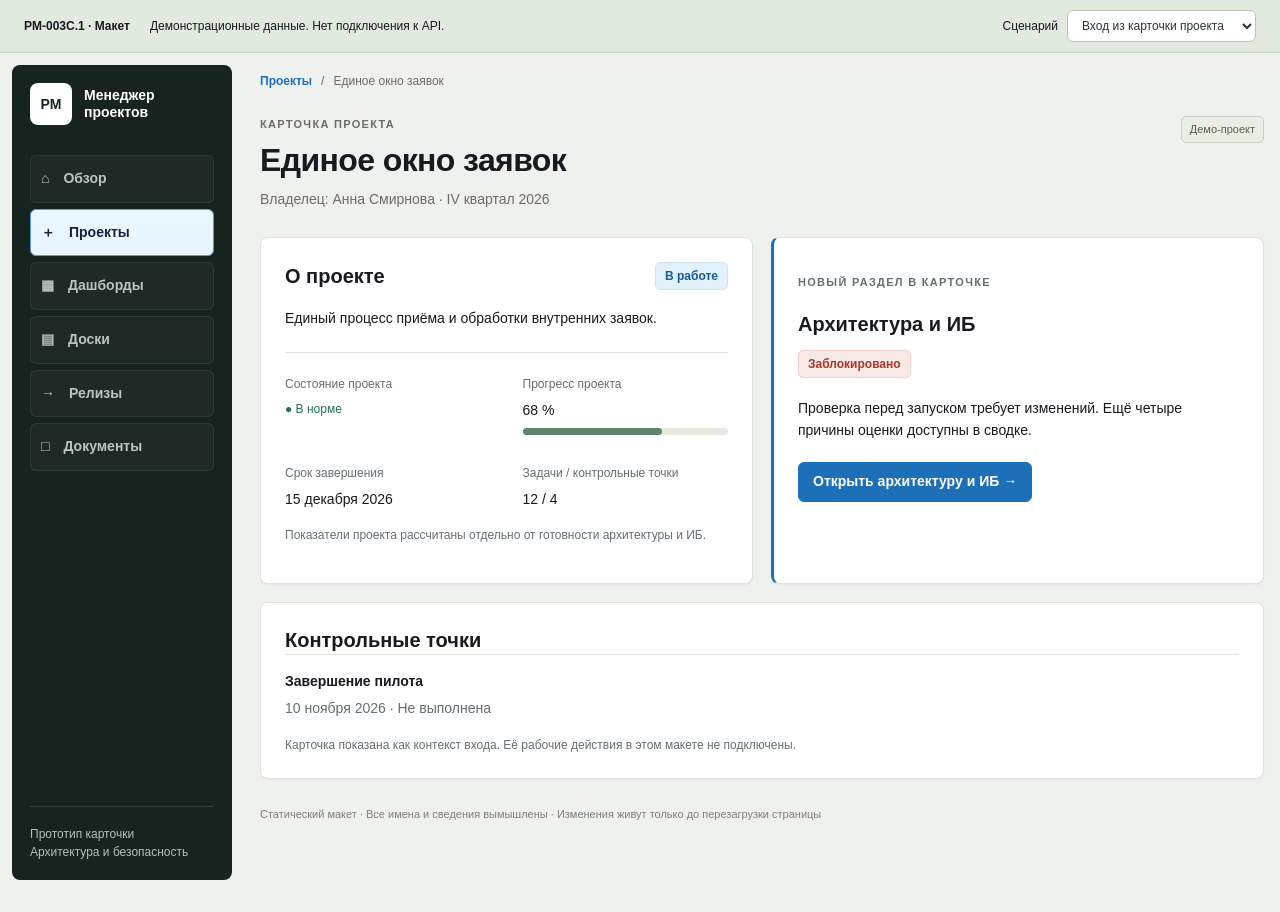
<file: docs/mockups/PM-003C.1/index.html>
<!doctype html>
<html lang="ru">
<head>
  <meta charset="utf-8">
  <meta name="viewport" content="width=device-width, initial-scale=1">
  <meta http-equiv="Content-Security-Policy" content="default-src 'self'; connect-src 'none'; img-src 'self' data:; style-src 'self'; script-src 'self'; base-uri 'none'; form-action 'none'">
  <title>Архитектура и ИБ · макет PM-003C.1</title>
  <link rel="stylesheet" href="mockup.css">
  <script src="mockup.js" defer></script>
</head>
<body>
  <a class="skip" href="#content">К содержимому</a>
  <div class="demo-bar"><strong>PM-003C.1 · Макет</strong><span>Демонстрационные данные. Нет подключения к API.</span><label>Сценарий
    <select id="scenario">
      <option value="entry">Вход из карточки проекта</option>
      <option value="full">Заполненный проект</option>
      <option value="ready">Проверки завершены</option>
      <option value="attention">Требует внимания</option>
      <option value="missing">Паспорт отсутствует</option>
      <option value="empty">Пустые списки</option>
      <option value="edit">Редактирование и ошибки</option>
      <option value="conflict">Конфликт 409</option>
      <option value="delete">Подтверждение удаления</option>
      <option value="blocked">Удаление запрещено</option>
      <option value="loading">Загрузка</option>
      <option value="error">Ошибка загрузки</option>
    </select></label>
  </div>
  <div class="shell">
    <aside class="sidebar" aria-label="Основная навигация">
      <div class="brand"><span class="brand-mark">PM</span><strong>Менеджер<br>проектов</strong></div>
      <nav><span class="nav-item">⌂　Обзор</span><span class="nav-item active">＋　Проекты</span><span class="nav-item">▦　Дашборды</span><span class="nav-item">▤　Доски</span><span class="nav-item">→　Релизы</span><span class="nav-item">□　Документы</span></nav>
      <p class="sidebar-note">Прототип карточки<br>Архитектура и безопасность</p>
    </aside>
    <main id="content" tabindex="-1">
      <div class="breadcrumb"><button class="text-button" id="back">Проекты</button><span>/</span><span>Единое окно заявок</span><span id="crumb-tail">/ Архитектура и ИБ</span></div>
      <header class="page-header"><div><p class="eyebrow" id="kicker">Архитектура и безопасность</p><h1 id="page-title">Единое окно заявок</h1><p class="muted">Владелец: Анна Смирнова <span aria-hidden="true">·</span> IV квартал 2026</p></div><span class="demo-tag">Демо-проект</span></header>
      <div id="screen"></div>
      <footer>Статический макет · Все имена и сведения вымышлены · Изменения живут только до перезагрузки страницы</footer>
    </main>
  </div>
  <div id="toast" class="toast" role="status" aria-live="polite" hidden></div>
  <dialog id="editor" aria-labelledby="editor-title"><form id="edit-form" novalidate>
    <div class="dialog-head"><div><p class="eyebrow">Демонстрация формы</p><h2 id="editor-title">Редактировать паспорт</h2></div><button type="button" class="icon-button" data-close aria-label="Закрыть форму">×</button></div>
    <div id="conflict" class="notice danger" role="alert" hidden><strong>Изменения не сохранены · конфликт 409</strong><p>Паспорт изменён другим участником или создан заново. Ваш ввод сохранён в этой форме. Автоматической перезаписи нет.</p><button type="button" class="text-button" id="compare">Сравнить с актуальными сведениями</button><div id="comparison" hidden><hr><p><strong>Сейчас в паспорте:</strong> архитектор — Елена Волкова.</p><p><strong>Ваша правка:</strong> остаётся в поле ниже. Перенесите её вручную после сверки.</p></div></div>
    <p id="dirty" class="dirty" role="status">Нет несохранённых изменений</p>
    <div id="editor-fields" class="form-grid"></div>
    <p class="muted helper">Не указывайте секреты, адреса систем и эксплуатационные настройки.</p>
    <div id="form-error" class="field-error" role="alert"></div>
    <div class="dialog-actions"><button type="button" class="btn" data-close>Отмена</button><button type="submit" class="btn primary" id="save">Сохранить</button></div>
  </form></dialog>
  <dialog id="confirmation" aria-labelledby="confirm-title"><div class="dialog-head"><h2 id="confirm-title">Подтверждение</h2><button class="icon-button" data-close aria-label="Закрыть подтверждение">×</button></div><div id="confirm-body"></div><div class="dialog-actions" id="confirm-actions"></div></dialog>
</body>
</html>
</file>
<file: docs/mockups/PM-003C.1/mockup.css>
:root{--bg:#eef1ed;--panel:#fff;--text:#171a1f;--muted:#66706a;--line:#dfe3dc;--accent:#1d6fb8;--soft:#fafaf7;--danger:#a7362e;--warning:#885513;--green:#23744f}
*{box-sizing:border-box}body{margin:0;background:var(--bg);color:var(--text);font:14px/1.55 "Segoe UI",Manrope,sans-serif}button,input,select,textarea{font:inherit}button,a{touch-action:manipulation}button{cursor:pointer}button:disabled{cursor:not-allowed;opacity:.5}button:focus-visible,a:focus-visible,input:focus-visible,select:focus-visible,textarea:focus-visible{outline:3px solid #81bdeb;outline-offset:3px}h1,h2,h3,p{margin:0}h1{font-size:32px;line-height:1.2;letter-spacing:-.6px}h2{font-size:20px;line-height:1.35}h3{font-size:15px}small,.helper{font-size:12px}.muted{color:var(--muted)}.eyebrow{font-size:11px;letter-spacing:1.3px;text-transform:uppercase;color:var(--muted);font-weight:700;margin-bottom:8px}.demo-bar{display:flex;align-items:center;gap:20px;flex-wrap:wrap;padding:10px 24px;background:#e2e9df;border-bottom:1px solid #c9d2c5;font-size:12px}.demo-bar>strong{white-space:nowrap}.demo-bar label{margin-left:auto;display:flex;align-items:center;gap:9px}.demo-bar select{max-width:100%;padding:7px 10px;border:1px solid #b8c5b3;border-radius:6px;background:white;color:#26392e}.shell{width:min(1560px,calc(100% - 24px));margin:12px auto 32px;display:grid;grid-template-columns:220px minmax(0,1fr);gap:24px}.sidebar{position:sticky;top:12px;min-height:calc(100vh - 85px);background:#17231f;color:white;border-radius:8px;padding:18px;display:flex;flex-direction:column;gap:30px}.brand{display:flex;align-items:center;gap:12px;line-height:1.2}.brand-mark{display:grid;place-items:center;width:42px;height:42px;flex-shrink:0;border-radius:8px;background:white;color:#17231f;font-weight:800}.sidebar nav{display:grid;gap:6px}.nav-item{padding:12px 10px;border:1px solid #ffffff12;border-radius:6px;background:#ffffff09;color:#ffffffb8;font-weight:600}.nav-item.active{background:#e9f5ff;color:#10253b;border-color:#599ce4}.sidebar-note{margin-top:auto;font-size:12px;color:#b4c1b9;border-top:1px solid #ffffff22;padding-top:18px}main{min-width:0;padding:7px 4px 0}.breadcrumb{display:flex;flex-wrap:wrap;gap:9px;font-size:12px;color:var(--muted);margin-bottom:25px}.text-button{border:0;padding:0;background:none;color:var(--accent);font-weight:600;text-align:left}.text-button:hover{text-decoration:underline}.page-header{display:flex;align-items:flex-start;justify-content:space-between;gap:20px;margin-bottom:26px}.page-header .muted{margin-top:10px}.demo-tag{border:1px solid #c6d3c0;background:#e8eee3;color:#52654a;border-radius:5px;padding:4px 8px;white-space:nowrap;font-size:11px}.panel{background:var(--panel);border:1px solid var(--line);border-radius:8px;box-shadow:0 1px 2px #171a1f0b;padding:24px}.tabs{display:flex;flex-wrap:wrap;gap:5px;margin-bottom:22px;border-bottom:1px solid #cbd2c8;padding-bottom:10px}.tabs button{border:1px solid transparent;background:none;padding:9px 13px;color:#526158;border-radius:6px;font-weight:600}.tabs button[aria-current=page]{background:#fff;border-color:#cbd2c8;color:var(--accent);box-shadow:0 1px 2px #00000008}.section-head{display:flex;align-items:center;justify-content:space-between;gap:14px;margin-bottom:18px}.section-head>div>p{margin-top:5px}.btn{min-height:40px;padding:8px 14px;border:1px solid #cbd2c8;background:white;border-radius:6px;color:#33483d;font-weight:600;line-height:1.35}.btn:hover{background:#f0f4ef}.btn.primary{background:var(--accent);border-color:var(--accent);color:white}.btn.primary:hover{background:#155b99}.btn.destructive{color:var(--danger);border-color:#d7aca7}.btn.destructive.solid{background:var(--danger);color:white}.btn.small{min-height:34px;font-size:12px;padding:6px 11px}.actions{display:flex;flex-wrap:wrap;gap:8px}.badge{display:inline-flex;align-items:center;gap:6px;border:1px solid transparent;border-radius:5px;font-size:12px;font-weight:600;padding:4px 9px;max-width:100%}.badge.red{color:var(--danger);background:#f8e8e6;border-color:#efd0cc}.badge.amber{color:var(--warning);background:#f7eddc;border-color:#ecdbbc}.badge.green{color:var(--green);background:#e8f3ec;border-color:#d3e7d9}.badge.gray{color:#526158;background:#edf0eb;border-color:#dfe4db}.badge.blue{color:#155b99;background:#e2f0fb;border-color:#cfe3f2}.summary{display:grid;grid-template-columns:minmax(0,1.7fr) minmax(240px,1fr);gap:18px}.summary-main{border-top:3px solid #b03b32}.summary-main h2{font-size:28px;margin:13px 0 8px}.summary-main.ready{border-top-color:var(--green)}.summary-main.attention{border-top-color:#bb822e}.summary-main.neutral{border-top-color:#95a194}.assessment-note{margin-top:17px;padding-top:14px;border-top:1px solid var(--line);font-size:12px;color:var(--muted)}.facts-inline{display:flex;flex-wrap:wrap;gap:24px;margin-top:20px}.facts-inline strong{display:block;font-size:21px}.facts-inline span{font-size:12px;color:var(--muted)}.stack{display:grid;gap:18px}.wide{grid-column:1/-1}.reason{display:grid;grid-template-columns:5px minmax(0,1fr) auto;gap:12px;padding:15px 0;border-top:1px solid var(--line);align-items:center}.reason:first-of-type{border-top:0}.reason-mark{align-self:stretch;border-radius:3px;background:#b03b32}.reason-mark.amber{background:#bc8a38}.reason-mark.gray{background:#a6afa2}.reason p{font-size:12px;color:var(--muted);margin-top:3px}.row-arrow{border:0;background:none;color:var(--accent);font-size:20px;padding:8px}.count{display:inline-grid;place-items:center;min-width:25px;height:24px;border-radius:5px;background:#edf0eb;color:#5c6c60;font-size:12px;margin-left:7px}.next-item{padding:16px 0;border-top:1px solid var(--line)}.next-item strong{display:block;margin-bottom:5px}.next-item p{font-size:12px;color:var(--muted);margin-top:6px}.notice{border:1px solid #d4e3ef;background:#f0f7fc;padding:15px;border-radius:6px;color:#285171}.notice p{margin-top:6px}.notice.warning{background:#fbf5e9;border-color:#ead6af;color:#77501b}.notice.danger{background:#fbefed;border-color:#eccbc5;color:#8a2b25}.notice.success{background:#e8f3ec;border-color:#cfe4d5;color:#256244}.notice .text-button{margin-top:12px}.section-note{font-size:12px;color:var(--muted);margin:15px 0}.facts{display:grid;grid-template-columns:1fr 1fr;gap:22px 32px;margin:0}.facts>div{min-width:0}.facts dt{color:var(--muted);font-size:12px;margin-bottom:6px}.facts dd{margin:0}.chips{display:flex;flex-wrap:wrap;gap:6px}.chip{padding:4px 9px;background:#f0f3ee;border:1px solid #dce2d7;border-radius:5px;font-size:12px;color:#3e5544}.divider{border:0;border-top:1px solid var(--line);margin:22px 0}.records{display:grid;gap:12px}.record{border:1px solid var(--line);border-radius:7px;padding:19px;background:white;min-width:0}.record-head{display:flex;justify-content:space-between;align-items:start;gap:18px}.record p{margin:9px 0;color:var(--muted);font-size:13px}.record-meta{display:flex;flex-wrap:wrap;gap:8px 20px;font-size:12px;color:#536259;margin:10px 0}.record .actions{margin-top:14px}.record .text-button{font-size:12px;min-height:30px}.delete-link{color:var(--danger)}.records-grid{display:grid;grid-template-columns:1fr 1fr;gap:14px}.empty{padding:45px 20px;text-align:center}.empty .empty-icon{margin:0 auto 16px;display:grid;place-items:center;width:50px;height:50px;border-radius:12px;background:#edf2e9;color:#52704a;font-size:25px}.empty p{margin:10px auto 22px;max-width:470px;color:var(--muted)}.empty .btn{margin:4px}.skeleton{height:18px;background:#edf0eb;border-radius:4px;margin:17px 0}.skeleton.tall{height:90px}.loading-label{font-weight:600;display:flex;gap:12px;align-items:center}.spinner{width:20px;height:20px;border:2px solid #d6e4ee;border-top-color:var(--accent);border-radius:50%;animation:spin 1s linear infinite}@keyframes spin{to{transform:rotate(360deg)}}footer{font-size:11px;color:#788477;margin:26px 0;line-height:1.7}.entry-grid{display:grid;grid-template-columns:1fr 1fr;gap:18px}.entry-arch{border-left:3px solid var(--accent)}.entry-arch p{margin:12px 0 20px}.progress{height:7px;background:#e5eae1;border-radius:9px;margin:7px 0}.progress span{display:block;width:68%;height:100%;border-radius:9px;background:#62836b}.entry-health{color:var(--green);font-size:12px}.form-grid{display:grid;grid-template-columns:1fr 1fr;gap:19px;margin:20px 0}.form-grid label,.form-grid fieldset{display:grid;gap:6px;font-size:13px;font-weight:600;min-width:0}.form-grid fieldset{border:1px solid var(--line);border-radius:6px;padding:12px;margin:0;grid-template-columns:1fr 1fr}.form-grid legend{padding:0 5px}.form-grid .check{display:flex;align-items:center;font-weight:400}.form-grid input,.form-grid select,.form-grid textarea{width:100%;padding:10px;border:1px solid #bec9b9;border-radius:5px;background:white;color:var(--text);min-width:0}.form-grid textarea{min-height:90px;resize:vertical}.form-grid input[type=checkbox]{width:16px;height:16px;flex-shrink:0}.form-grid input[aria-invalid=true]{border-color:var(--danger);background:#fff9f8}.field-error{color:var(--danger);font-size:12px;font-weight:400}.dirty{color:#805217;font-size:12px;margin-top:14px}.dialog-head{display:flex;align-items:start;justify-content:space-between;gap:16px}.icon-button{background:#f1f3ef;border:0;border-radius:5px;font-size:23px;line-height:1;width:34px;height:34px;flex-shrink:0}.dialog-actions{display:flex;justify-content:flex-end;gap:10px;margin-top:24px;padding-top:18px;border-top:1px solid var(--line);flex-wrap:wrap}dialog{width:min(700px,calc(100% - 32px));max-height:calc(100dvh - 32px);overflow-y:auto;border:1px solid #cbd2c8;border-radius:10px;padding:26px;color:var(--text);background:#fff;box-shadow:0 25px 100px #18251f40}dialog::backdrop{background:#17231f80}#confirmation{width:min(520px,calc(100% - 32px))}#confirm-body>p{margin:15px 0}#confirm-body ul{padding-left:20px;color:#5d695e}.toast{position:fixed;bottom:22px;right:22px;max-width:min(430px,calc(100% - 44px));padding:15px 20px;background:#17231f;color:#fff;border-radius:8px;box-shadow:0 8px 30px #0003;z-index:5}.skip{position:absolute;left:10px;top:-100px;background:white;padding:12px;z-index:10}.skip:focus{top:10px}[hidden]{display:none!important}.form-grid .wide{grid-column:1/-1}hr{border:0;border-top:1px solid #dcc8c3;margin:12px 0}strong{font-weight:650}button,dd,p,h1,h2,h3{overflow-wrap:anywhere}
@media(max-width:1050px){.shell{grid-template-columns:180px minmax(0,1fr);gap:18px}.sidebar{padding:14px}.summary{grid-template-columns:1fr}.summary .wide{grid-column:auto}.records-grid{grid-template-columns:1fr}.demo-bar{gap:8px 18px}.demo-bar label{margin-left:0}.entry-grid{grid-template-columns:1fr}}
@media(max-width:800px){.shell{grid-template-columns:1fr;width:calc(100% - 32px);margin-top:16px}.sidebar{position:static;min-height:0;padding:12px 16px;flex-direction:row;align-items:center;gap:20px}.brand strong{font-size:12px}.brand-mark{width:35px;height:35px;font-size:13px}.sidebar nav{margin-left:auto;display:flex}.nav-item{display:none}.nav-item.active{display:block;padding:8px 14px}.sidebar-note{display:none}.demo-bar{padding:10px 16px}.demo-bar>span{flex:1}.demo-bar label{width:100%;justify-content:space-between}.page-header{margin-bottom:22px}h1{font-size:30px}.breadcrumb{margin-bottom:20px}.summary{gap:16px}}
@media(max-width:480px){body{font-size:14px}.shell{width:calc(100% - 24px);gap:20px}.demo-bar>span{font-size:11px}.demo-bar label{display:grid;grid-template-columns:60px minmax(0,1fr)}.demo-bar select{width:100%;font-size:12px}.page-header{display:block}.demo-tag{display:inline-block;margin-top:12px}h1{font-size:27px}.panel{padding:18px}.tabs{display:grid;grid-template-columns:1fr 1fr;gap:4px}.tabs button{padding:9px 5px;font-size:12px}.section-head{align-items:flex-start;flex-wrap:wrap}.summary-main h2{font-size:25px}.facts{grid-template-columns:1fr;gap:18px}.facts .wide{grid-column:auto}.record-head{flex-direction:column;gap:8px}.reason{gap:9px;grid-template-columns:4px minmax(0,1fr) 28px}.reason .row-arrow{padding:4px}.facts-inline{gap:20px}.form-grid{grid-template-columns:1fr}.form-grid .wide{grid-column:auto}dialog{padding:19px;width:calc(100% - 20px);max-height:calc(100dvh - 20px)}.dialog-head h2{font-size:19px}.dialog-actions .btn{flex:1}.entry-grid{gap:14px}.brand strong{font-size:11px}.sidebar{gap:10px}.sidebar nav{flex-shrink:0}.empty{padding:30px 8px}}
@media(prefers-reduced-motion:reduce){.spinner{animation:none}}
/* A single column also gives long classification labels their full available width. */
.form-grid .check{align-items:flex-start;min-width:0;line-height:1.5}
.form-grid .check input{margin-top:3px}
@media(max-width:480px){.form-grid fieldset{grid-template-columns:minmax(0,1fr)}.form-grid .check{overflow-wrap:anywhere}.form-grid fieldset legend{max-width:100%;white-space:normal}}
</file>
